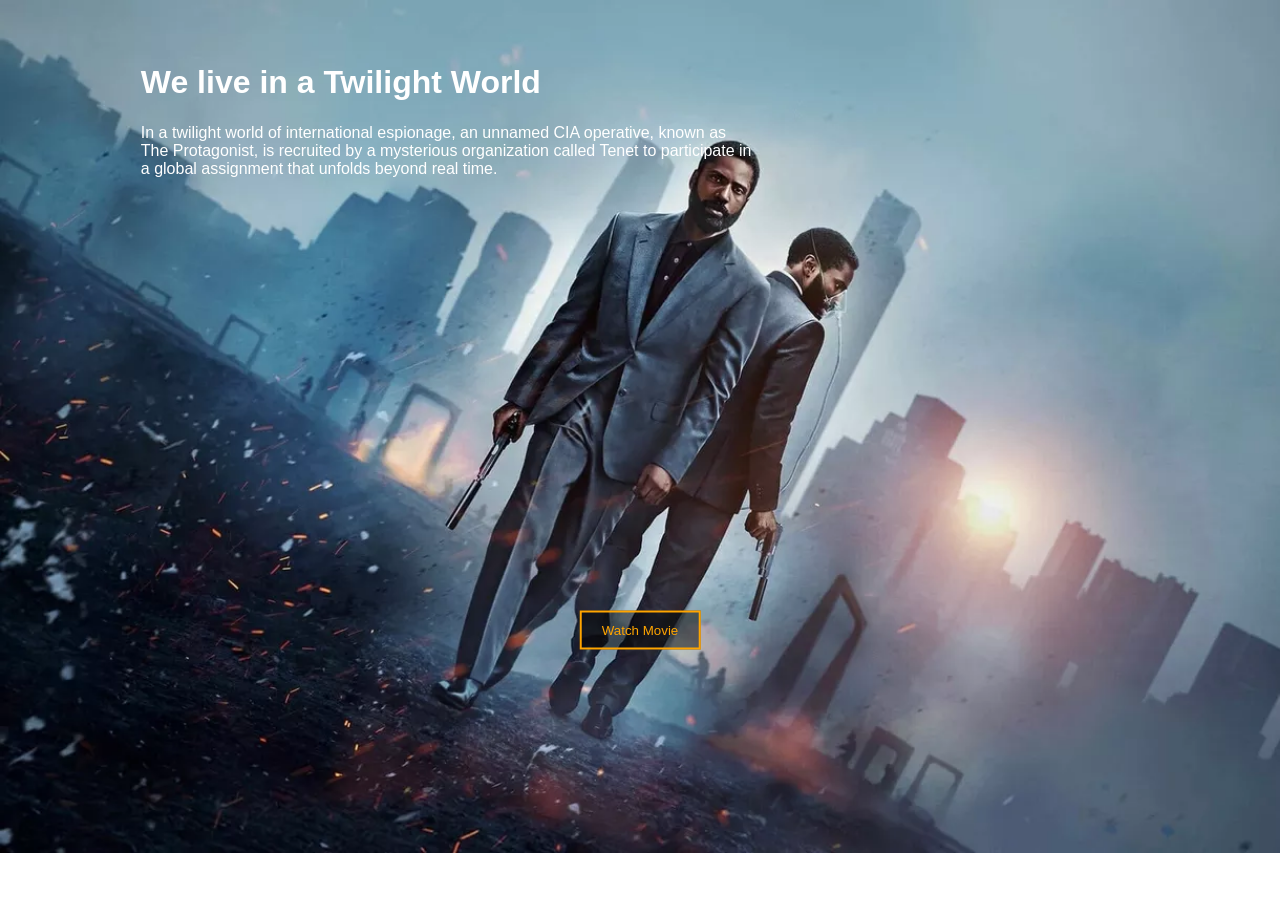
<file: Assignment3/index.html>
<!DOCTYPE html>
<html lang="en">
  <head>
    <meta charset="UTF-8" />
    <meta http-equiv="X-UA-Compatible" content="IE=edge" />
    <meta name="viewport" content="width=device-width, initial-scale=1.0" />
    <title>Landing Page</title>
    <link rel="stylesheet" href="style.css" class="css" />
  </head>
  <body>
    <main>
      <div class="text">
        <h1>We live in a Twilight World</h1>
        <p>
          In a twilight world of international espionage, an unnamed CIA
          operative, known as The Protagonist, is recruited by a mysterious
          organization called Tenet to participate in a global assignment that
          unfolds beyond real time.
        </p>
      </div>
      <button>Watch Movie</button>
    </main>
  </body>
</html>
</file>
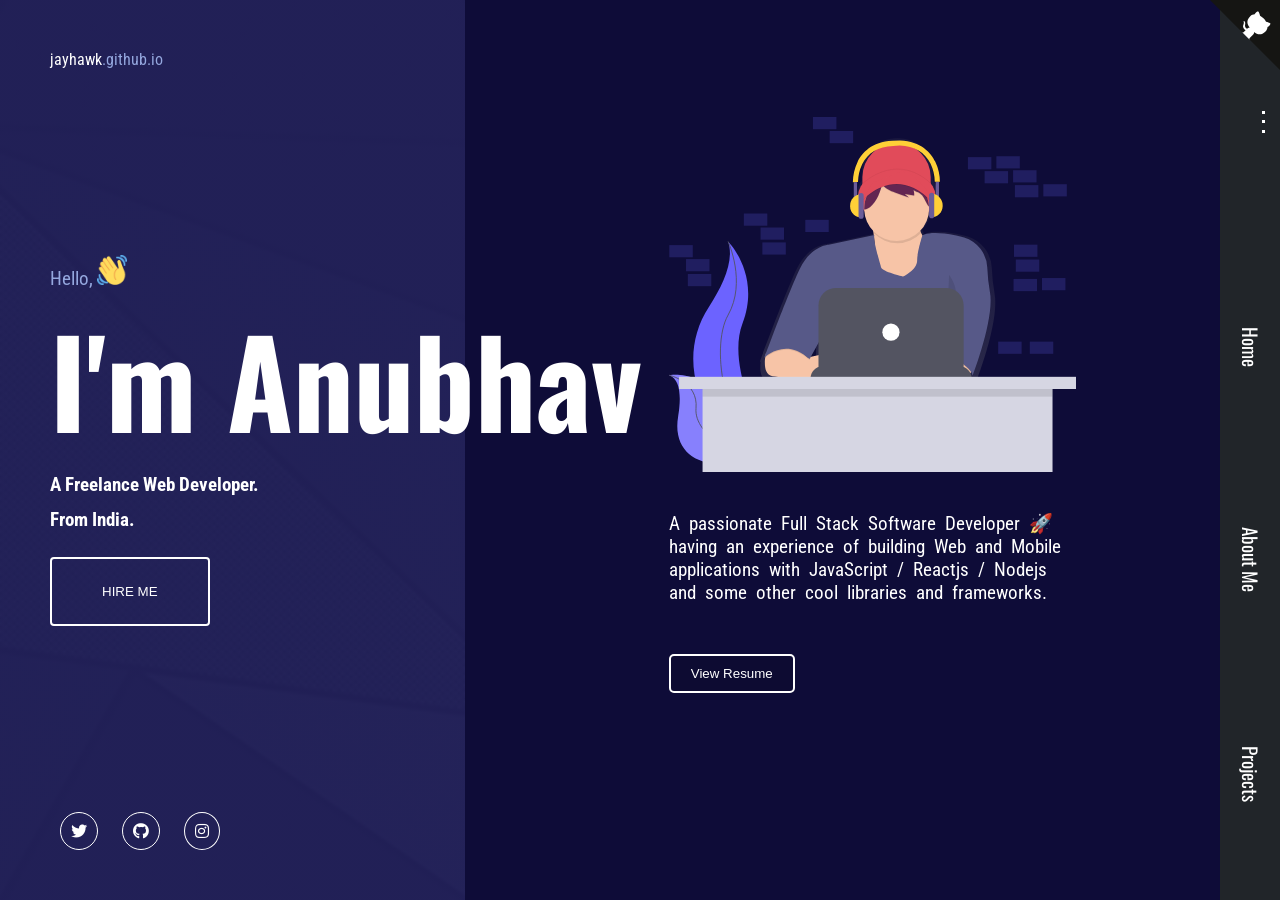
<file: Assignment5/index.html>
<!DOCTYPE html>
<html lang="en">
  <head>
    <meta charset="UTF-8" />
    <meta http-equiv="X-UA-Compatible" content="IE=edge" />
    <meta name="viewport" content="width=device-width, initial-scale=1.0" />
    <title>Anubhav Gupta</title>
    <link rel="stylesheet" href="variables.css" />
    <link rel="stylesheet" href="navbar.css" />
    <link rel="stylesheet" href="index.css" />
    <link
      rel="stylesheet"
      href="https://pro.fontawesome.com/releases/v5.10.0/css/all.css"
      integrity="sha384-AYmEC3Yw5cVb3ZcuHtOA93w35dYTsvhLPVnYs9eStHfGJvOvKxVfELGroGkvsg+p"
      crossorigin="anonymous"
    />
    <link rel="preconnect" href="https://fonts.gstatic.com" />
    <link
      href="https://fonts.googleapis.com/css2?family=Oswald&family=Playfair+Display&family=Roboto+Condensed&display=swap"
      rel="stylesheet"
    />
  </head>
  <body>
    <nav>
      <div class="icon">
        <div id="bars">
          <div class="bar"></div>
          <div class="bar"></div>
          <div class="bar"></div>
        </div>
      </div>
      <ul>
        <li>Home</li>
        <li>
          <nobr><a href="about.html"> About Me </a> </nobr>
        </li>
        <li><a href="projects.html">Projects</a></li>
      </ul>
    </nav>

    <section class="home">
      <div class="sidebar">
        <div class="domain">jayhawk<span>.github.io</span></div>
        <div class="intro">
          <p>Hello, <img src="assets/hi.png" alt="" /></p>
          <h1>I'm Anubhav</h1>
          <h5>A Freelance Web Developer. <br />From India.</h5>
          <button>HIRE ME</button>
        </div>
        <div class="icons">
          <a href="https://twitter.com/jayh4wk">
            <i class="fab fa-twitter" aria-hidden="true"></i
          ></a>
          <a href="https://github.com/jayhawk24">
            <i class="fab fa-github" aria-hidden="true"></i
          ></a>
          <a href="https://www.instagram.com/__jayhawk__">
            <i class="fab fa-instagram"></i
          ></a>
        </div>
      </div>
      <div class="banner">
        <img src="assets/undraw_coding_6mjf.svg" alt="illustration" />
        <p>
          A passionate Full Stack Software Developer 🚀 having an experience of
          building Web and Mobile applications with JavaScript / Reactjs /
          Nodejs and some other cool libraries and frameworks.
          <br />
          <button>
            <a
              href="https://drive.google.com/file/d/13GuLt0aXVxbTFOLFx-j9fJOXLlqdPnDf/view?usp=sharing"
            >
              View Resume
            </a>
          </button>
        </p>
      </div>
      <a
        href="https://github.com/jayhawk24/"
        class="github-corner"
        aria-label="View source on GitHub"
        ><svg
          width="70"
          height="70"
          viewBox="0 0 250 250"
          style="
            fill: #151513;
            color: #fff;
            position: absolute;
            top: 0;
            border: 0;
            right: 0;
          "
          aria-hidden="true"
        >
          <path d="M0,0 L115,115 L130,115 L142,142 L250,250 L250,0 Z"></path>
          <path
            d="M128.3,109.0 C113.8,99.7 119.0,89.6 119.0,89.6 C122.0,82.7 120.5,78.6 120.5,78.6 C119.2,72.0 123.4,76.3 123.4,76.3 C127.3,80.9 125.5,87.3 125.5,87.3 C122.9,97.6 130.6,101.9 134.4,103.2"
            fill="currentColor"
            style="transform-origin: 130px 106px"
            class="octo-arm"
          ></path>
          <path
            d="M115.0,115.0 C114.9,115.1 118.7,116.5 119.8,115.4 L133.7,101.6 C136.9,99.2 139.9,98.4 142.2,98.6 C133.8,88.0 127.5,74.4 143.8,58.0 C148.5,53.4 154.0,51.2 159.7,51.0 C160.3,49.4 163.2,43.6 171.4,40.1 C171.4,40.1 176.1,42.5 178.8,56.2 C183.1,58.6 187.2,61.8 190.9,65.4 C194.5,69.0 197.7,73.2 200.1,77.6 C213.8,80.2 216.3,84.9 216.3,84.9 C212.7,93.1 206.9,96.0 205.4,96.6 C205.1,102.4 203.0,107.8 198.3,112.5 C181.9,128.9 168.3,122.5 157.7,114.1 C157.9,116.9 156.7,120.9 152.7,124.9 L141.0,136.5 C139.8,137.7 141.6,141.9 141.8,141.8 Z"
            fill="currentColor"
            class="octo-body"
          ></path>
        </svg>
      </a>
    </section>
  </body>
</html>
</file>
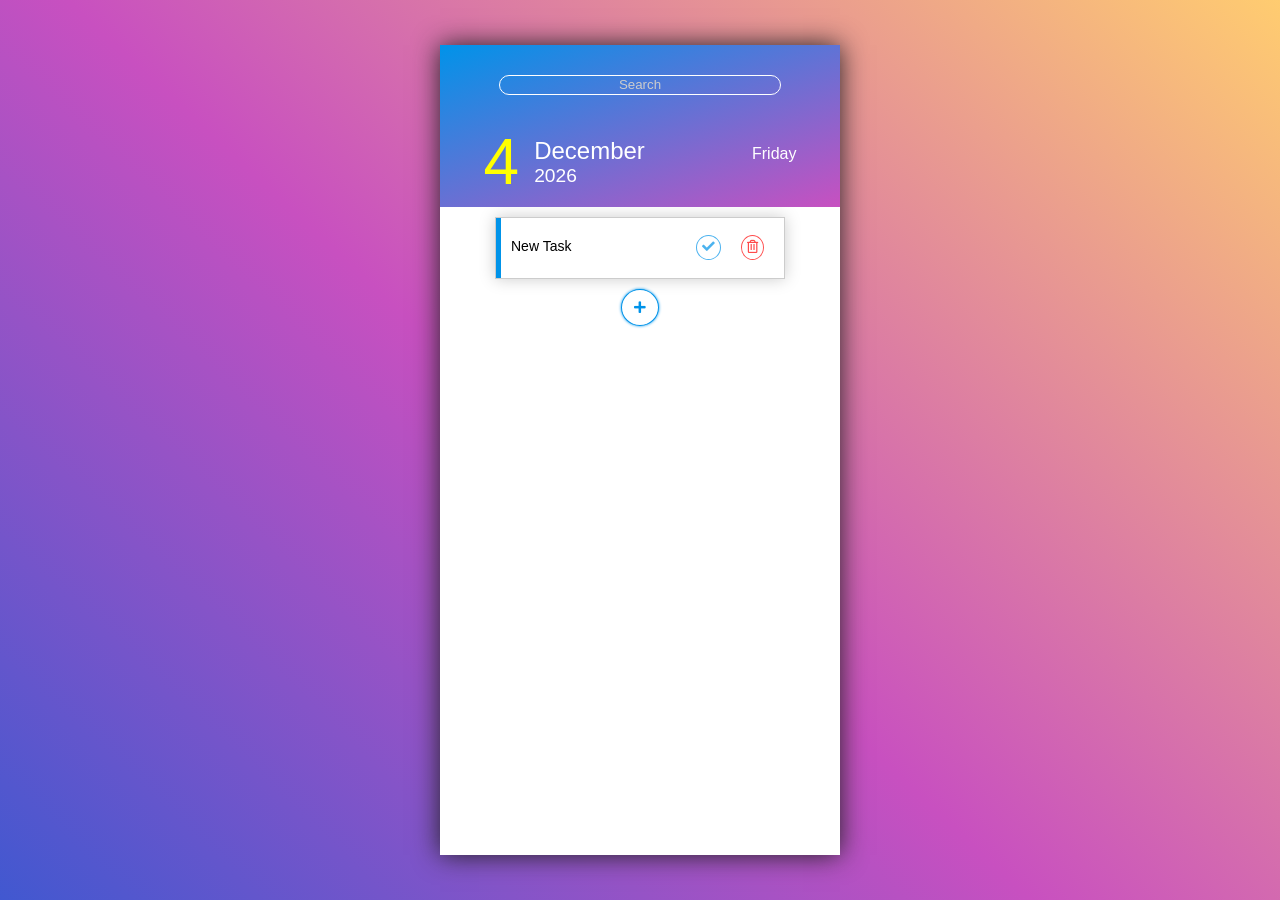
<file: Assignment6/index.html>
<!DOCTYPE html>
<html lang="en">
  <head>
    <meta charset="UTF-8" />
    <meta http-equiv="X-UA-Compatible" content="IE=edge" />
    <meta name="viewport" content="width=device-width, initial-scale=1.0" />
    <link rel="stylesheet" href="style.css" />
    <link
      rel="stylesheet"
      href="https://use.fontawesome.com/releases/v5.15.3/css/all.css"
      integrity="sha384-SZXxX4whJ79/gErwcOYf+zWLeJdY/qpuqC4cAa9rOGUstPomtqpuNWT9wdPEn2fk"
      crossorigin="anonymous"
    />
    <title>Todo List</title>
  </head>
  <body>
    <main>
      <div class="app">
        <section class="banner">
          <input type="text" value="" placeholder="Search" />
          <div class="container">
            <div class="date">
              <div class="day">16</div>
              <div class="monthYear">
                <div class="month">August</div>
                <div class="year">2016</div>
              </div>
            </div>
            <div class="week">Monday</div>
          </div>
        </section>
        <section class="list">
          <ul>
            <li>
              <div>
                <input type="text" value="New Task" />
                <div class="icons">
                  <i class="fas fa-check"></i>
                  <i class="far fa-trash-alt"></i>
                </div>
              </div>
            </li>
          </ul>

          <button class="addItem"><i class="fas fa-plus"></i></button>
        </section>
      </div>
    </main>
    <script src="js/app.js"></script>
    <script src="js/search.js"></script>
    <script src="js/date.js"></script>
  </body>
</html>
</file>
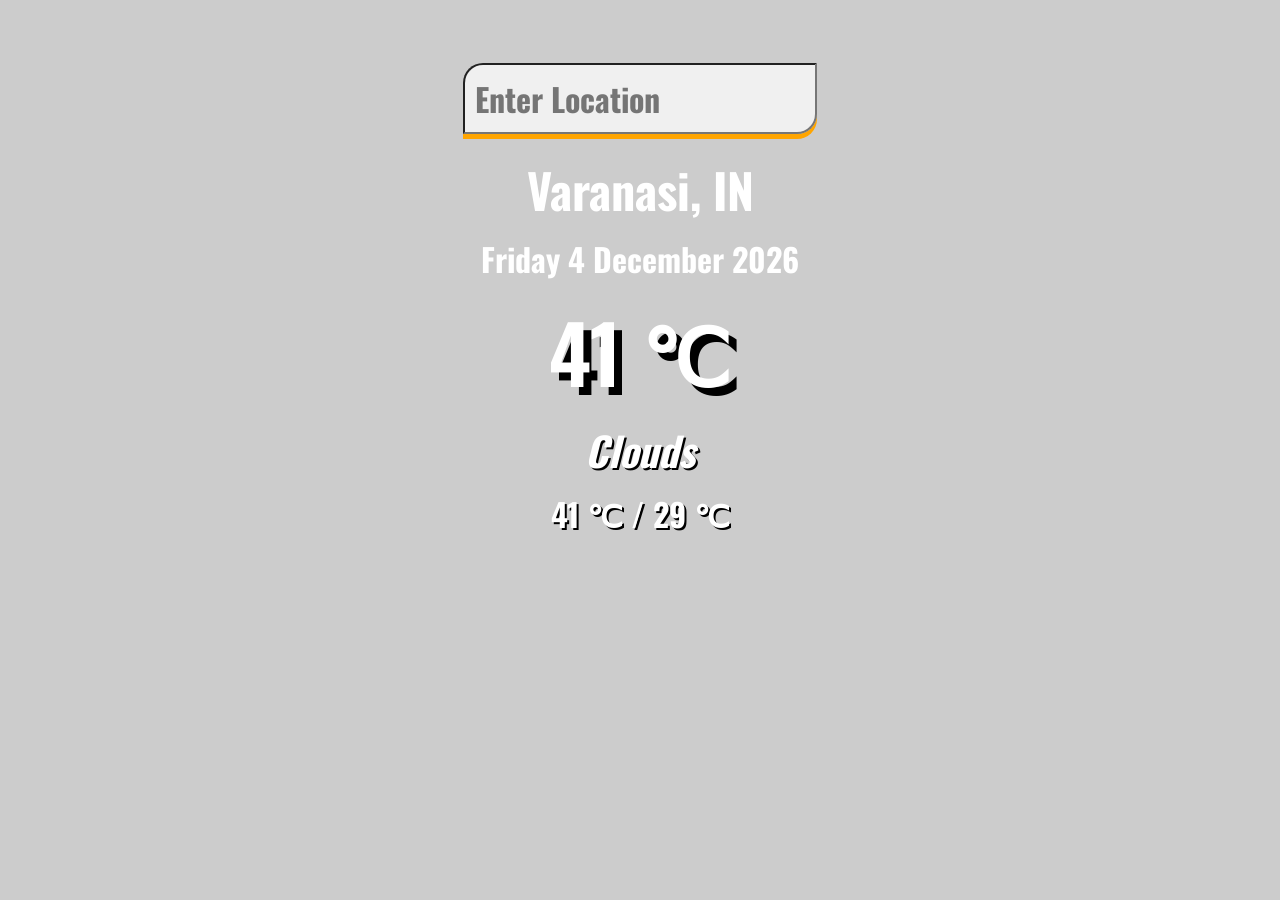
<file: Assignment7/index.html>
<!DOCTYPE html>
<html lang="en">
  <head>
    <meta charset="UTF-8" />
    <meta http-equiv="X-UA-Compatible" content="IE=edge" />
    <meta name="viewport" content="width=device-width, initial-scale=1.0" />
    <title>Weather App</title>
    <link rel="preconnect" href="https://fonts.gstatic.com" />
    <link
      href="https://fonts.googleapis.com/css2?family=Oswald&display=swap"
      rel="stylesheet"
    />
    <link rel="stylesheet" href="style.css" />
  </head>
  <body>
    <div class="container">
      <input type="text" placeholder="Enter Location" />
      <div class="city">Varanasi, IN</div>
      <div class="date">Wednesday, 31 March</div>
      <div class="temperature">41 &#8451</div>
      <div class="sky">Clouds</div>
      <div class="minMax">41 &#8451 / 29 &#8451</div>
    </div>
    <script src="app.js"></script>
  </body>
</html>
</file>
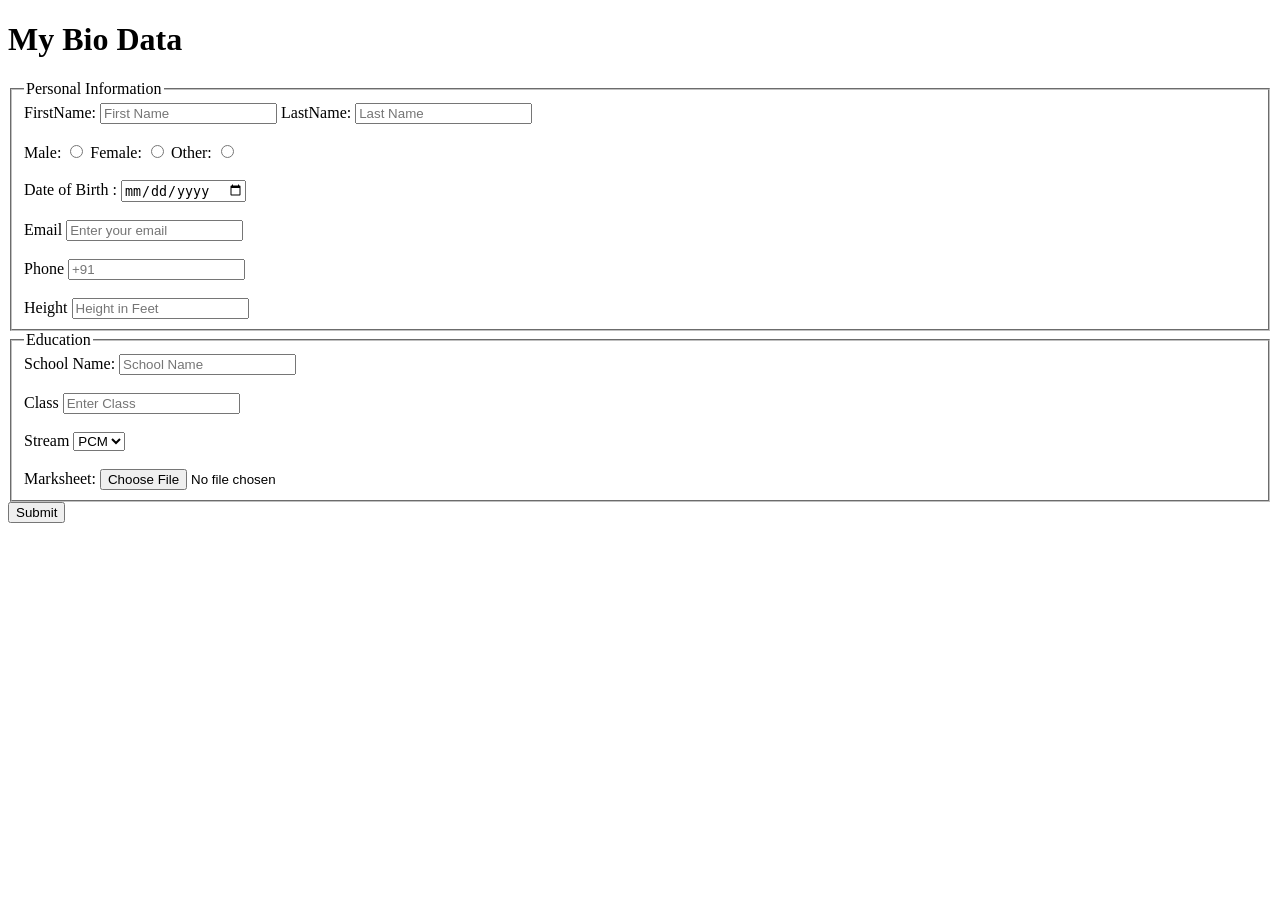
<file: biodata-form.html>
<!DOCTYPE html>
<html lang="en">
  <head>
    <meta charset="UTF-8" />
    <meta http-equiv="X-UA-Compatible" content="IE=edge" />
    <meta name="viewport" content="width=device-width, initial-scale=1.0" />
    <title>Bio Data</title>
  </head>
  <body>
    <!-- 
     Assignment 1
      Anubhav Gupta
     -->

    <h1>My Bio Data</h1>

    <form action="">
      <fieldset>
        <legend>Personal Information</legend>
        <label for="firstname"> FirstName: </label>
        <input type="text" name="first" placeholder="First Name" />
        <label for="lastname"> LastName: </label>
        <input type="text" name="last" placeholder="Last Name" />
        <br />
        <br />
        <label for="personal"> Male: </label>
        <input type="radio" name="gender" />
        <label for="personal"> Female: </label>
        <input type="radio" name="gender" />
        <label for="personal"> Other: </label>
        <input type="radio" name="gender" />
        <br />
        <br />
        <label for="dob">Date of Birth : </label>
        <input type="date" name="dob" />
        <br />
        <br />
        <label for="email">Email</label>
        <input placeholder="Enter your email" type="email" name="email" />
        <br />
        <br />
        <label for="phone">Phone </label>
        <input type="text" placeholder="+91" name="phone" />
        <br />
        <br />
        <label for="height">Height</label>
        <input type="number" placeholder="Height in Feet" />
      </fieldset>
      <fieldset>
        <legend>Education</legend>
        <label for="school">School Name:</label>
        <input type="text" placeholder="School Name" />
        <br />
        <br />
        <label for="class">Class</label>
        <input type="text" placeholder="Enter Class" />
        <br />
        <br />
        <label for="Stream">Stream</label>
        <select name="stream">
          <option value="PCM">PCM</option>
          <option value="PCB">PCB</option>
          <option value="Arts">Arts</option>
        </select>
        <br />
        <br />
        <label for="mksheet">Marksheet:</label>
        <input type="file" name="mark" />
      </fieldset>
      <input type="submit" value="Submit" />
    </form>
  </body>
</html>
</file>
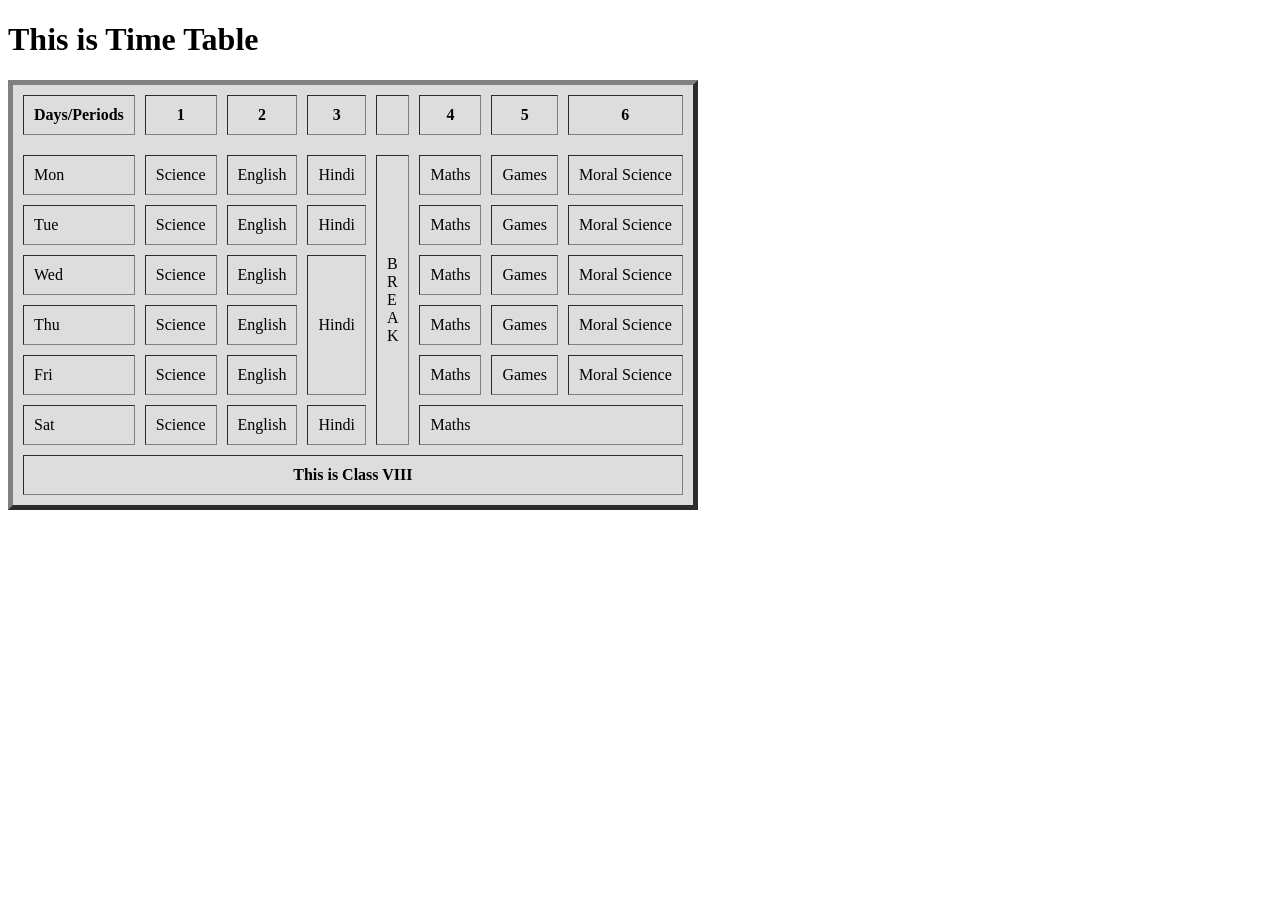
<file: schoolTimeTable.html>
<!DOCTYPE html>
<html lang="en">
  <head>
    <meta charset="UTF-8" />
    <meta http-equiv="X-UA-Compatible" content="IE=edge" />
    <meta name="viewport" content="width=device-width, initial-scale=1.0" />
    <title>School Time Table</title>
  </head>
  <body>
    <!-- 
     Assignment 1
      Anubhav Gupta
     -->
    <h1>This is Time Table</h1>
    <table cellspacing="10" border="5" cellpadding="10" bgcolor="#dddddd">
      <tr>
        <thead>
          <th>Days/Periods</th>
          <th>1</th>
          <th>2</th>
          <th>3</th>
          <th></th>
          <th>4</th>
          <th>5</th>
          <th>6</th>
        </thead>
      </tr>
      <tbody>
        <tr>
          <td>Mon</td>
          <td>Science</td>
          <td>English</td>
          <td>Hindi</td>
          <td rowspan="6">B<br />R<br />E<br />A<br />K</td>
          <td>Maths</td>
          <td>Games</td>
          <td>Moral Science</td>
        </tr>
        <tr>
          <td>Tue</td>
          <td>Science</td>
          <td>English</td>
          <td>Hindi</td>
          <td>Maths</td>
          <td>Games</td>
          <td>Moral Science</td>
        </tr>
        <tr>
          <td>Wed</td>
          <td>Science</td>
          <td>English</td>
          <td rowspan="3">Hindi</td>
          <td>Maths</td>
          <td>Games</td>
          <td>Moral Science</td>
        </tr>
        <tr>
          <td>Thu</td>
          <td>Science</td>
          <td>English</td>
          <td>Maths</td>
          <td>Games</td>
          <td>Moral Science</td>
        </tr>
        <tr>
          <td>Fri</td>
          <td>Science</td>
          <td>English</td>
          <td>Maths</td>
          <td>Games</td>
          <td>Moral Science</td>
        </tr>
        <tr>
          <td>Sat</td>
          <td>Science</td>
          <td>English</td>
          <td>Hindi</td>
          <td colspan="3">Maths</td>
        </tr>
        <tr>
          <th colspan="8">This is Class VIII</th>
        </tr>
      </tbody>
    </table>
  </body>
</html>
</file>
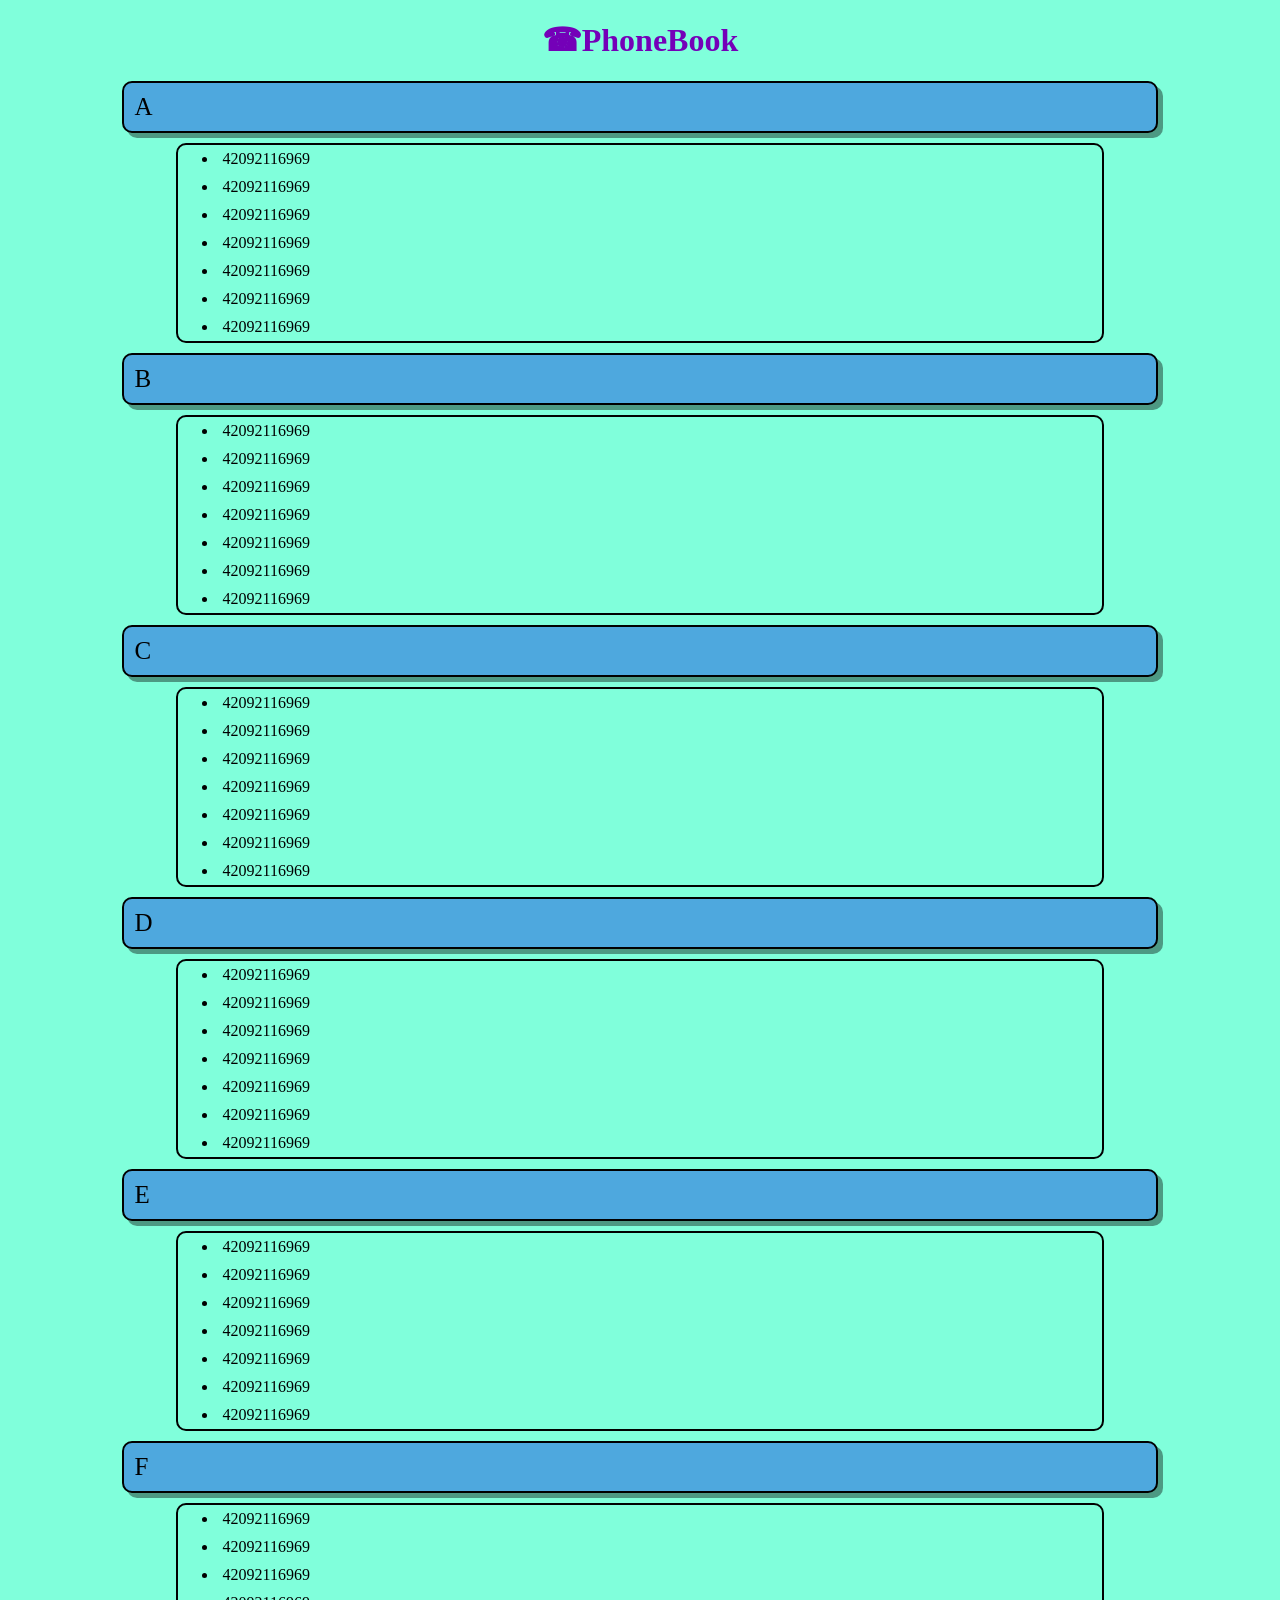
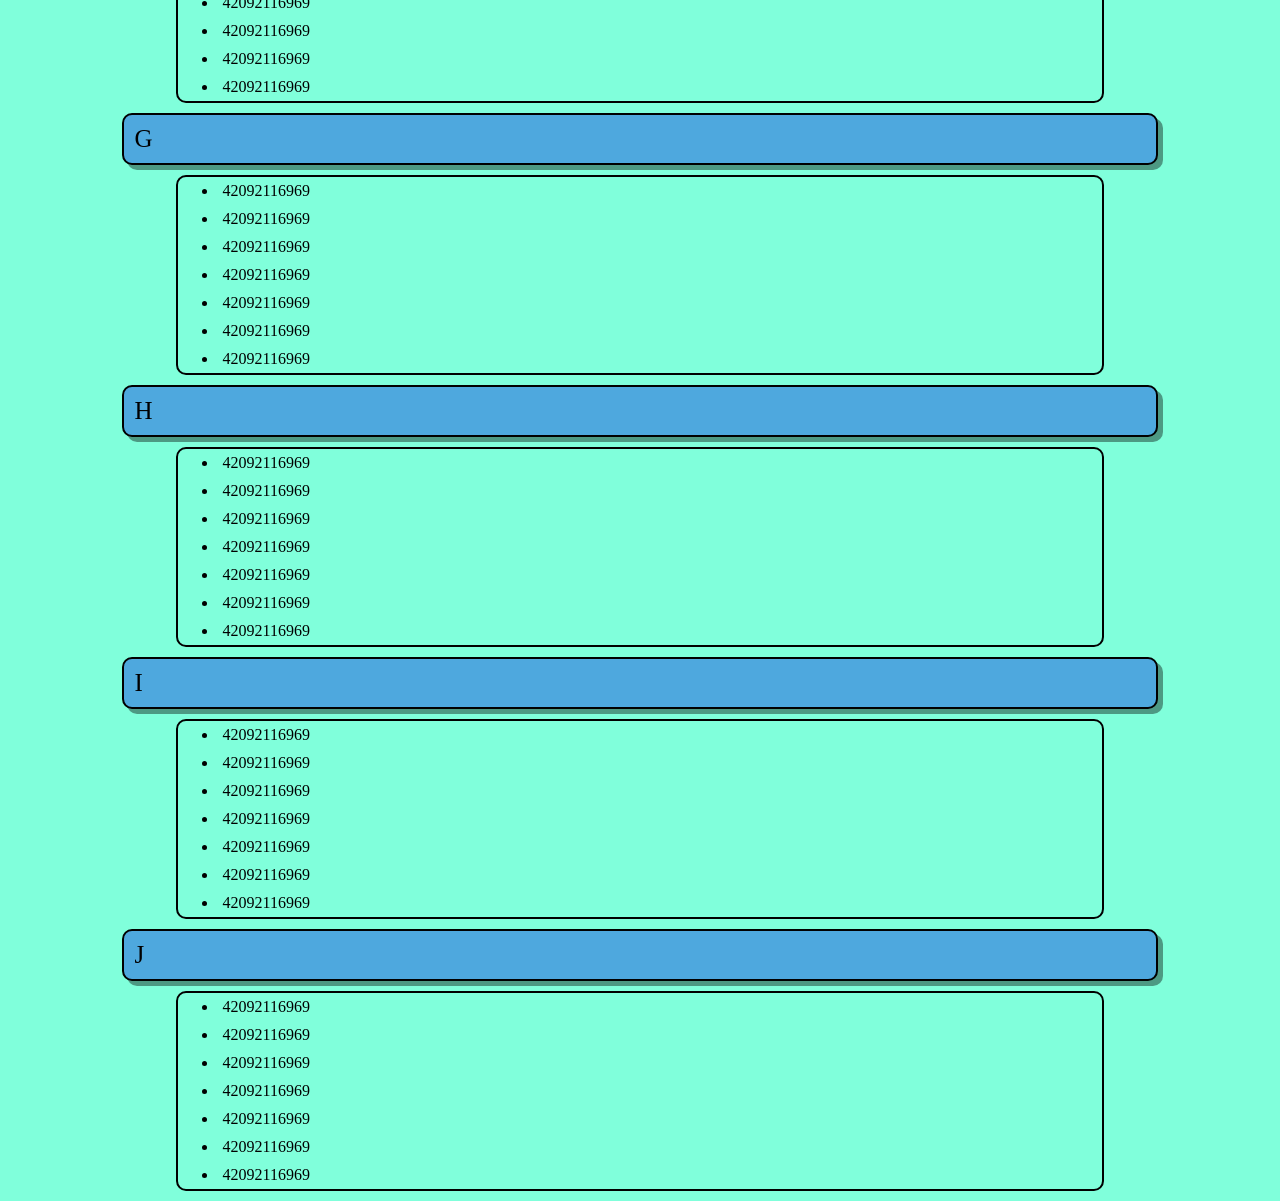
<file: Assignment2/phonebook.html>
<!DOCTYPE html>
<html lang="en">
  <head>
    <meta charset="UTF-8" />
    <meta http-equiv="X-UA-Compatible" content="IE=edge" />
    <meta name="viewport" content="width=device-width, initial-scale=1.0" />
    <link rel="stylesheet" href="style.css" />
    <title>PhoneBook</title>
  </head>
  <body>
    <h1>PhoneBook</h1>
    <div class="letters">A</div>
    <ul>
      <li>42092116969</li>
      <li>42092116969</li>
      <li>42092116969</li>
      <li>42092116969</li>
      <li>42092116969</li>
      <li>42092116969</li>
      <li>42092116969</li>
    </ul>
    <div class="letters">B</div>
    <ul>
      <li>42092116969</li>
      <li>42092116969</li>
      <li>42092116969</li>
      <li>42092116969</li>
      <li>42092116969</li>
      <li>42092116969</li>
      <li>42092116969</li>
    </ul>
    <div class="letters">C</div>
    <ul>
      <li>42092116969</li>
      <li>42092116969</li>
      <li>42092116969</li>
      <li>42092116969</li>
      <li>42092116969</li>
      <li>42092116969</li>
      <li>42092116969</li>
    </ul>

    <div class="letters">D</div>
    <ul>
      <li>42092116969</li>
      <li>42092116969</li>
      <li>42092116969</li>
      <li>42092116969</li>
      <li>42092116969</li>
      <li>42092116969</li>
      <li>42092116969</li>
    </ul>

    <div class="letters">E</div>
    <ul>
      <li>42092116969</li>
      <li>42092116969</li>
      <li>42092116969</li>
      <li>42092116969</li>
      <li>42092116969</li>
      <li>42092116969</li>
      <li>42092116969</li>
    </ul>

    <div class="letters">F</div>
    <ul>
      <li>42092116969</li>
      <li>42092116969</li>
      <li>42092116969</li>
      <li>42092116969</li>
      <li>42092116969</li>
      <li>42092116969</li>
      <li>42092116969</li>
    </ul>

    <div class="letters">G</div>
    <ul>
      <li>42092116969</li>
      <li>42092116969</li>
      <li>42092116969</li>
      <li>42092116969</li>
      <li>42092116969</li>
      <li>42092116969</li>
      <li>42092116969</li>
    </ul>

    <div class="letters">H</div>
    <ul>
      <li>42092116969</li>
      <li>42092116969</li>
      <li>42092116969</li>
      <li>42092116969</li>
      <li>42092116969</li>
      <li>42092116969</li>
      <li>42092116969</li>
    </ul>

    <div class="letters">I</div>
    <ul>
      <li>42092116969</li>
      <li>42092116969</li>
      <li>42092116969</li>
      <li>42092116969</li>
      <li>42092116969</li>
      <li>42092116969</li>
      <li>42092116969</li>
    </ul>

    <div class="letters">J</div>
    <ul>
      <li>42092116969</li>
      <li>42092116969</li>
      <li>42092116969</li>
      <li>42092116969</li>
      <li>42092116969</li>
      <li>42092116969</li>
      <li>42092116969</li>
    </ul>
  </body>
</html>
</file>
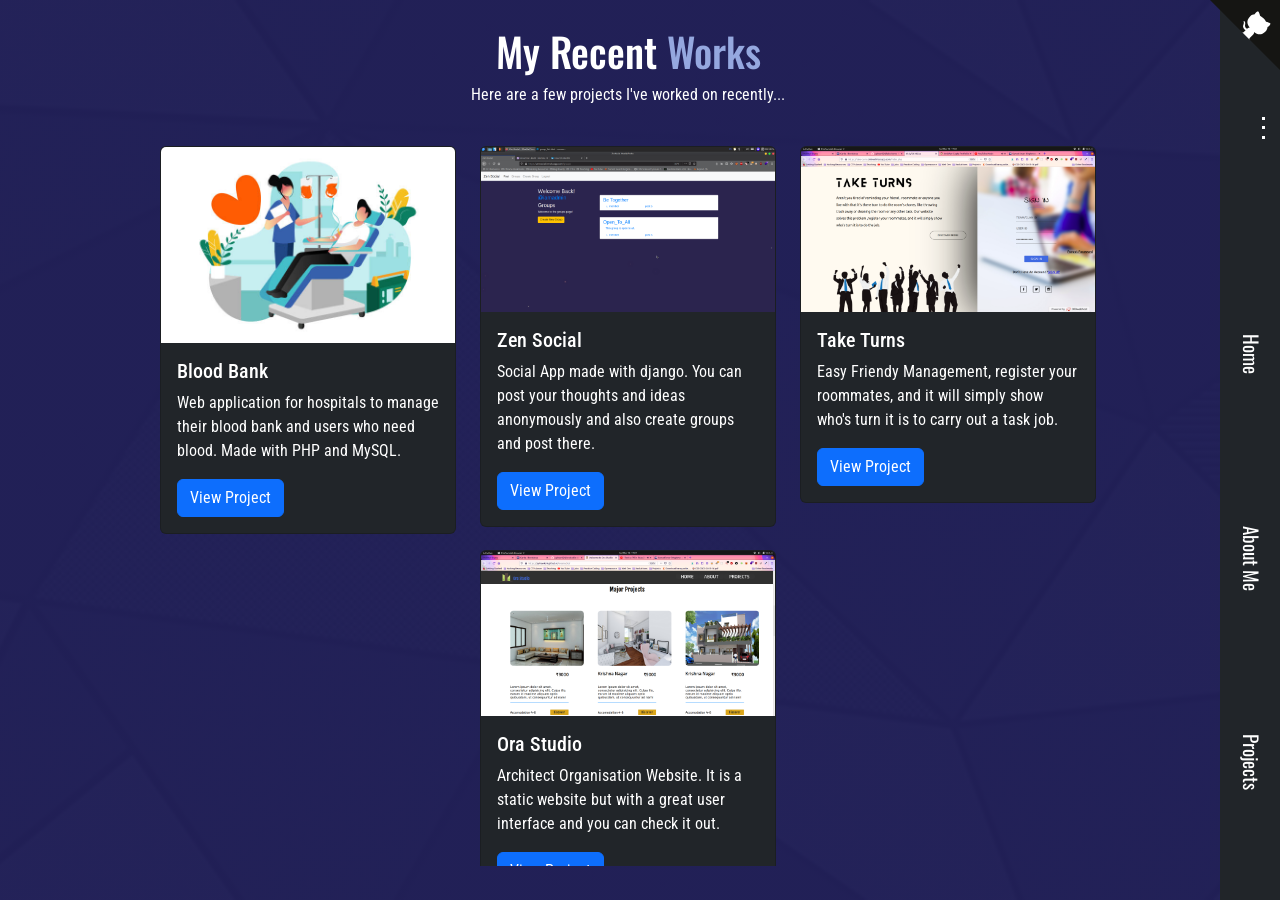
<file: Assignment5/projects.html>
<!DOCTYPE html>
<html lang="en">
  <head>
    <meta charset="UTF-8" />
    <meta http-equiv="X-UA-Compatible" content="IE=edge" />
    <meta name="viewport" content="width=device-width, initial-scale=1.0" />
    <title>Anubhav Gupta</title>
    <link rel="stylesheet" href="variables.css" />
    <link rel="stylesheet" href="navbar.css" />
    <link rel="stylesheet" href="projects.css" />

    <link rel="preconnect" href="https://fonts.gstatic.com" />
    <link
      href="https://fonts.googleapis.com/css2?family=Oswald&family=Roboto+Condensed&display=swap"
      rel="stylesheet"
    />
    <!-- Bootstrap  -->
    <link
      href="https://cdn.jsdelivr.net/npm/bootstrap@5.0.0-beta2/dist/css/bootstrap.min.css"
      rel="stylesheet"
      integrity="sha384-BmbxuPwQa2lc/FVzBcNJ7UAyJxM6wuqIj61tLrc4wSX0szH/Ev+nYRRuWlolflfl"
      crossorigin="anonymous"
    />
  </head>
  <body>
    <nav>
      <div class="icon">
        <div id="bars">
          <div class="bar"></div>
          <div class="bar"></div>
          <div class="bar"></div>
        </div>
      </div>
      <ul>
        <li><a href="index.html">Home</a></li>
        <li>
          <nobr> <a href="about.html">About Me</a> </nobr>
        </li>
        <li>Projects</li>
      </ul>
    </nav>

    <section class="projects row">
      <div class="container w-50 text-center mt-3 mb-0">
        <h1 class="text-white text-xxl-center">My Recent <span>Works</span></h1>
        <p class="text-white">
          Here are a few projects I've worked on recently...
        </p>
      </div>
      <div class="container w-75 cards-container mx-5">
        <div class="row justify-content-around">
          <div class="col-lg-4 col-md-5 col-sm-10 mb-3">
            <div class="card text-white bg-dark">
              <img
                class="card-img-top"
                src="assets/donation.jpg"
                alt="Card image cap"
              />
              <div class="card-body">
                <h5 class="card-title">Blood Bank</h5>
                <p class="card-text">
                  Web application for hospitals to manage their blood bank and
                  users who need blood. Made with PHP and MySQL.
                </p>
                <a
                  href="https://github.com/jayhawk24/blood_bank"
                  class="btn btn-primary"
                  >View Project</a
                >
              </div>
            </div>
          </div>
          <div class="col-lg-4 col-md-5 col-sm-10 mb-3">
            <div class="card text-white bg-dark">
              <img
                class="card-img-top"
                src="assets/zensocial.png"
                alt="Card image cap"
              />
              <div class="card-body">
                <h5 class="card-title">Zen Social</h5>
                <p class="card-text">
                  Social App made with django. You can post your thoughts and
                  ideas anonymously and also create groups and post there.
                </p>
                <a
                  href="https://github.com/jayhawk24/zensocial"
                  class="btn btn-primary"
                  >View Project</a
                >
              </div>
            </div>
          </div>
          <div class="col-lg-4 col-md-5 col-sm-10 mb-3">
            <div class="card text-white bg-dark">
              <img
                class="card-img-top"
                src="assets/takeTurns.png"
                alt="Card image cap"
              />
              <div class="card-body">
                <h5 class="card-title">Take Turns</h5>
                <p class="card-text">
                  Easy Friendy Management, register your roommates, and it will
                  simply show who's turn it is to carry out a task job.
                </p>
                <a
                  href="https://github.com/jayhawk24/take-turns"
                  class="btn btn-primary"
                  >View Project</a
                >
              </div>
            </div>
          </div>
          <div class="col-lg-4 col-md-5 col-sm-10 mb-3">
            <div class="card text-white bg-dark">
              <img
                class="card-img-top"
                src="assets/orastudio.png"
                alt="Card image cap"
              />
              <div class="card-body">
                <h5 class="card-title">Ora Studio</h5>
                <p class="card-text">
                  Architect Organisation Website. It is a static website but
                  with a great user interface and you can check it out.
                </p>
                <a
                  href="https://github.com/jayhawk24/orastudio"
                  class="btn btn-primary"
                  >View Project</a
                >
              </div>
            </div>
          </div>
        </div>
      </div>
      <a
        href="https://github.com/jayhawk24/"
        class="github-corner"
        aria-label="View source on GitHub"
        ><svg
          width="70"
          height="70"
          viewBox="0 0 250 250"
          style="
            fill: #151513;
            color: #fff;
            position: absolute;
            top: 0;
            border: 0;
            right: 0;
          "
          aria-hidden="true"
        >
          <path d="M0,0 L115,115 L130,115 L142,142 L250,250 L250,0 Z"></path>
          <path
            d="M128.3,109.0 C113.8,99.7 119.0,89.6 119.0,89.6 C122.0,82.7 120.5,78.6 120.5,78.6 C119.2,72.0 123.4,76.3 123.4,76.3 C127.3,80.9 125.5,87.3 125.5,87.3 C122.9,97.6 130.6,101.9 134.4,103.2"
            fill="currentColor"
            style="transform-origin: 130px 106px"
            class="octo-arm"
          ></path>
          <path
            d="M115.0,115.0 C114.9,115.1 118.7,116.5 119.8,115.4 L133.7,101.6 C136.9,99.2 139.9,98.4 142.2,98.6 C133.8,88.0 127.5,74.4 143.8,58.0 C148.5,53.4 154.0,51.2 159.7,51.0 C160.3,49.4 163.2,43.6 171.4,40.1 C171.4,40.1 176.1,42.5 178.8,56.2 C183.1,58.6 187.2,61.8 190.9,65.4 C194.5,69.0 197.7,73.2 200.1,77.6 C213.8,80.2 216.3,84.9 216.3,84.9 C212.7,93.1 206.9,96.0 205.4,96.6 C205.1,102.4 203.0,107.8 198.3,112.5 C181.9,128.9 168.3,122.5 157.7,114.1 C157.9,116.9 156.7,120.9 152.7,124.9 L141.0,136.5 C139.8,137.7 141.6,141.9 141.8,141.8 Z"
            fill="currentColor"
            class="octo-body"
          ></path>
        </svg>
      </a>
    </section>
  </body>
</html>
</file>
<file: Assignment3/style.css>
* {
  margin: 0;
  padding: 0;
}

main {
  height: 100%;
  width: 100%;
  overflow: hidden;
}
body {
  background-image: url("./tenet_poster.webp");
  background-position: top;
  background-repeat: no-repeat;
}
.text {
  color: #fff;
  margin-top: 15%;
  font-family: "Trebuchet MS", "Lucida Sans Unicode", "Lucida Grande",
    "Lucida Sans", Arial, sans-serif;
}
h1,
p {
  width: 80%;
  margin: 3% auto;
}
button {
  padding: 10px 20px;
  color: orange;
  background-color: rgba(00, 00, 00, 0.5);
  border: 2px solid orange;
  position: absolute;
  top: 70%;
  left: 50%;
  transform: translate(-50%, -50%);
  cursor: pointer;
  transition: all 0.3s ease;
}
button:hover {
  top: 69.8%;
  border-color: yellow;
  color: white;
  box-shadow: 0px 2px 5px yellow;
}
@media screen and (min-width: 1024px) {
  body {
    background-size: cover;
  }
  .text {
    margin: 5%;
    width: 60%;
  }
}
</file>
<file: Assignment5/variables.css>
:root {
  --mainFont: "Oswald", sans-serif;
  --secFont: "Roboto Condensed", sans-serif;

  --lightroyalblue: rgb(149, 168, 223);
  --backblue: rgb(59, 60, 78);
  --background: rgb(14, 12, 56);
  --back2: #201e60;
}
</file>
<file: Assignment5/navbar.css>
/*
  --------------------------------------------------------
  
  Navbar Start 
  
  --------------------------------------------------------
  */

nav {
  display: flex;
  flex-wrap: wrap;
  justify-content: center;
  width: 60px;
  height: 100vh;
  background-color: #212529;
  position: fixed;
  right: 0px;
}
nav .icon {
  display: flex;
  flex-direction: column;
  justify-content: center;
}
#bars {
  height: 30px;
  transform: rotate(90deg);
}

.bar {
  background: #fff;
  height: 3px;
  position: absolute;
  width: 3px;
  animation: sound 0ms -1.2s linear infinite alternate;
}

@keyframes sound {
  0% {
    opacity: 0.35;
    height: 3px;
  }
  100% {
    opacity: 1;
    height: 28px;
  }
}

.bar:nth-child(1) {
  left: 1px;
  animation-duration: 474ms;
}
.bar:nth-child(2) {
  left: 10px;
  animation-duration: 433ms;
}
.bar:nth-child(3) {
  left: 20px;
  animation-duration: 407ms;
}
nav ul {
  display: flex;
  padding: 20px 0px;
  flex-wrap: wrap;
  align-content: space-around;
  min-height: 50%;
}
nav li {
  cursor: pointer;
  list-style: none;
  padding: 10px 20px;
  flex-grow: 1;
  font-family: "Segoe UI", Tahoma, Geneva, Verdana, sans-serif;
  font-size: 1.2em;
  transform: rotate(90deg);
  font-family: var(--mainFont);
  text-align: center;
  color: #fff;
}
nav li a {
  text-decoration: none;
  color: #fff;
}
nav li a:hover {
  text-decoration: none;
  color: #fff;
}

.github-corner:hover .octo-arm {
  animation: octocat-wave 560ms ease-in-out;
}
@keyframes octocat-wave {
  0%,
  100% {
    transform: rotate(0);
  }
  20%,
  60% {
    transform: rotate(-25deg);
  }
  40%,
  80% {
    transform: rotate(10deg);
  }
}
@media (max-width: 500px) {
  .github-corner:hover .octo-arm {
    animation: none;
  }
  .github-corner .octo-arm {
    animation: octocat-wave 560ms ease-in-out;
  }
}
</file>
<file: Assignment5/index.css>
:root {
  --mainFont: "Oswald", sans-serif;
  --secFont: "Roboto Condensed", sans-serif;

  --lightroyalblue: rgb(149, 168, 223);
  --backblue: rgb(59, 60, 78);
  --background: rgb(14, 12, 56);
  --back2: #201e60;
}
* {
  margin: 0px;
  padding: 0px;
  text-decoration: none;
  color: #fff;
}

/*
--------------------------------------------------------

Home Start

    sidebar

--------------------------------------------------------
*/

.home {
  width: 100%;
  height: 100vh;
  font-family: var(--secFont);
  display: flex;
}
.sidebar {
  width: 40%;
  height: 100%;
  color: #fff;
  display: flex;
  flex-direction: column;
  justify-content: space-between;
  background-image: linear-gradient(
      rgba(32, 30, 96, 0.8),
      rgba(32, 30, 96, 0.8)
    ),
    url("assets/shattered-island.gif");
  background-position: center;
  background-size: cover;
  background-repeat: no-repeat;
}
.sidebar > * {
  margin-left: 50px;
  margin-top: 50px;
}
.domain span {
  color: var(--lightroyalblue);
}
.intro p {
  font-size: 1.2em;
  color: var(--lightroyalblue);
}
.intro p img {
  width: 30px;
}

.intro h1 {
  font-size: 7.5em;
  width: 200%;
  font-family: var(--mainFont);
  font-weight: 900;
  position: relative;
}
.intro h5 {
  font-size: 1.2em;
  line-height: 1.8em;
}
.intro button {
  padding: 25px 50px;
  border: 2px solid #fff;
  border-radius: 4px;
  background-color: transparent;
  color: #fff;
  margin-top: 20px;
  cursor: pointer;
}
.icons i {
  margin: 0px 10px 50px;
  padding: 10px;
  border: 1px solid #fff;
  border-radius: 50%;
  cursor: pointer;
}

/*
--------------------------------------------------------

Home Start

    banner

--------------------------------------------------------
*/
.banner {
  background-color: var(--background);
  width: 100%;
  display: flex;
  flex-direction: column;
  align-items: center;
  justify-content: center;
}
.banner img {
  width: 50%;
  background-color: var(--background);
}
.banner p {
  color: #fff;
  margin: 40px 0px;
  width: 50%;
  word-spacing: 5px;
  font-size: 1.2em;
}
.banner button {
  padding: 10px 20px;
  color: #fff;
  background-color: rgba(00, 00, 00, 0.1);
  border: 2px solid #fff;
  border-radius: 5px;
  cursor: pointer;
  transition: all 0.3s ease;
  margin: 50px 0px;
}
.banner button:hover {
  color: white;
  box-shadow: 0px 2px 5px #535461;
}
</file>
<file: Assignment6/style.css>
* {
  margin: 0px;
  padding: 0px;
}
main {
  background-color: #4158d0;
  background-image: linear-gradient(
    43deg,
    #4158d0 0%,
    #c850c0 46%,
    #ffcc70 100%
  );
  background-repeat: no-repeat;
  background-size: cover;
  height: 100vh;
  width: 100vw;
}
.app {
  height: 90vh;
  width: 20vw;
  min-width: 400px;
  box-shadow: 0px 0px 25px #222;
  min-height: 600px;
  position: relative;
  top: 50%;
  left: 50%;
  transform: translate(-50%, -50%);
}
.banner {
  display: flex;
  flex-direction: column;
  justify-content: center;
  align-items: center;
  height: 20%;
  background-color: #0093e9;
  background-image: linear-gradient(160deg, #0093e9 0%, #c850c0 100%);
}
.banner input {
  flex-grow: 1;
  width: 70%;
  margin: 30px;
  background-color: transparent;
  border: 1px solid #fff;
  border-radius: 30px;
  text-align: center;
}
.banner input::placeholder {
  color: #ccc;
}
.banner .container {
  flex-grow: 3;
  width: 100%;
  display: flex;
  justify-content: space-around;
  color: #fff;
  font-family: sans-serif;
  align-items: flex-start;
}
.container .date {
  display: flex;
}
.container .date .day {
  font-size: 4em;
  letter-spacing: -5px;
  color: yellow;
}
.container .date .monthYear {
  display: flex;
  flex-direction: column;
  justify-content: center;
  margin: 0px 20px;
  font-size: 1.5em;
}
.container .date .year {
  font-size: 0.8em;
  font-weight: 400;
}
.container .week {
  margin-top: 20px;
}

.list {
  background-color: #fff;
  height: 80%;
  width: 100%;
  overflow: scroll;
  overflow-x: hidden;
}
.list ul {
  display: block;
  width: 80%;
  margin: 0 auto;
  background-color: #fff;
  padding-top: 10px;
  min-height: 35px;
}
.list ul li {
  width: 90%;
  margin: 0 auto;
  list-style: none;
  height: 60px;
  margin-bottom: 10px;
  border: 1px solid #ccc;
  box-shadow: 0px 0px 15px #ccc;
}
.list ul li::before {
  content: "";
  display: block;
  width: 5px;
  height: 100%;
  background-color: #0093e9;
}
.list ul li div {
  margin-top: -45px;
  display: flex;
  align-items: baseline;
  justify-content: space-between;
}
.list ul li input {
  border: 0;
  font-family: "Segoe UI", Tahoma, Geneva, Verdana, sans-serif;
  margin-left: 10px;
  padding: 5px;
  font-size: 14px;
}
.list .icons i {
  font-size: 0.8em;
  padding: 5px;
  margin-right: 20px;
  color: #0093e9;
  border: 1px solid #0093e9;
  border-radius: 50%;
  transition: all 0.3s ease;
  opacity: 0.7;
}
.list .icons :last-of-type {
  color: red;
  border: 1px solid red;
}
.list .icons :first-of-type:hover {
  background-color: #0093e9;
  color: white;
}
.list .icons :last-of-type:hover {
  background-color: red;
  color: white;
}
.list button {
  border: 1px solid #0093e9;
  background-color: #fff;
  padding: 10px 12px;
  border-radius: 80%;
  margin: 0 auto;
  position: relative;
  left: 50%;
  color: #0093e9;
  transform: translate(-50%);
  box-shadow: 0px 0px 3px #0093e9;
  transition: all 0.3s ease;
}
.list button:hover {
  color: #fff;
  background-color: #0093e9;
}
.done {
  color: #555;
  text-decoration: line-through;
}
.buttonDone {
  color: #fff !important;
  background-color: #0093e9;
  opacity: 0.8;
}
</file>
<file: Assignment7/style.css>
* {
  margin: 0px;
  padding: 0px;
  color: #fff;
}
*,
*::before,
*::after {
  box-sizing: border-box;
}
body {
  background-image: url("https://images.unsplash.com/photo-1477346611705-65d1883cee1e?ixlib=rb-1.2.1&ixid=MXwxMjA3fDB8MHxwaG90by1wYWdlfHx8fGVufDB8fHw%3D&auto=format&fit=crop&w=1050&q=80");
  background-position: center center;
  background-repeat: no-repeat;
  background-attachment: fixed;
  background-size: cover;
  background-color: #ccc;
  height: 100%;
  width: 100%;
}
.container {
  text-align: center;
  position: absolute;
  top: 300px;
  left: 50%;
  transform: translate(-50%, -50%);
}
.container > * {
  margin: 10px 0px;
  font-size: 2em;
  font-family: "Oswald", sans-serif;
  font-weight: bold;
  transition: all 0.3s ease;
}
.container input {
  color: #333;
  padding: 10px;
  box-shadow: 0px 5px 0px orange;
  border-top-left-radius: 20px;
  border-bottom-right-radius: 20px;
  background-color: rgba(255, 255, 255, 0.7);
}
.city {
  font-size: 3em;
}
.temperature {
  font-size: 5em;
  text-shadow: 8px 8px 0px #000;
}
.sky,
.minMax {
  font-size: 2.5em;
  text-shadow: 2px 2px 0px #000;
  font-style: italic;
}
.minMax {
  font-style: normal;
  font-size: 2em;
}
</file>
<file: Assignment2/style.css>
body {
  background-color: #80ffdb;
}
h1 {
  color: #7400b8;
  font-weight: bold;
}
.letters {
  font-size: 25px;
  background-color: #4ea8de;
  border: 2px solid black;
  width: 80%;
  margin: 0 auto;
  position: sticky;
  top: 20px;
  border-radius: 10px;
  padding: 10px;
  box-shadow: 5px 5px rgba(0, 0, 0, 0.4);
}
ul {
  border: 2px solid black;
  border-radius: 10px;
  width: 70%;
  margin: 10px auto;
}
li {
  padding: 5px;
}
h1::before {
  content: "\0260E";
}
h1 {
  width: 100%;
  text-align: center;
}
</file>
<file: Assignment5/projects.css>
:root {
  --mainFont: "Oswald", sans-serif;
  --secFont: "Roboto Condensed", sans-serif;

  --lightroyalblue: rgb(149, 168, 223);
  --backblue: rgb(59, 60, 78);
  --background: rgb(14, 12, 56);
  --back2: #201e60;
}

/*
--------------------------------------------------------

Projects Start

    
--------------------------------------------------------
*/

.projects {
  font-family: var(--secFont);
  height: 100vh;
  width: 100%;
  display: flex;
  justify-content: center;
  align-items: center;
}
.projects {
  background-image: linear-gradient(
      rgba(32, 30, 96, 0.8),
      rgba(32, 30, 96, 0.8)
    ),
    url("assets/shattered-island.gif");
  background-position: center;
  background-size: cover;
  background-repeat: no-repeat;
}

h1 {
  font-size: 5em;
  font-family: var(--mainFont);
}
span {
  color: var(--lightroyalblue);
}
.cards-container {
  height: 80vh;
  overflow: scroll;
  scrollbar-width: 0px;
  overflow-x: hidden;
}
</file>
